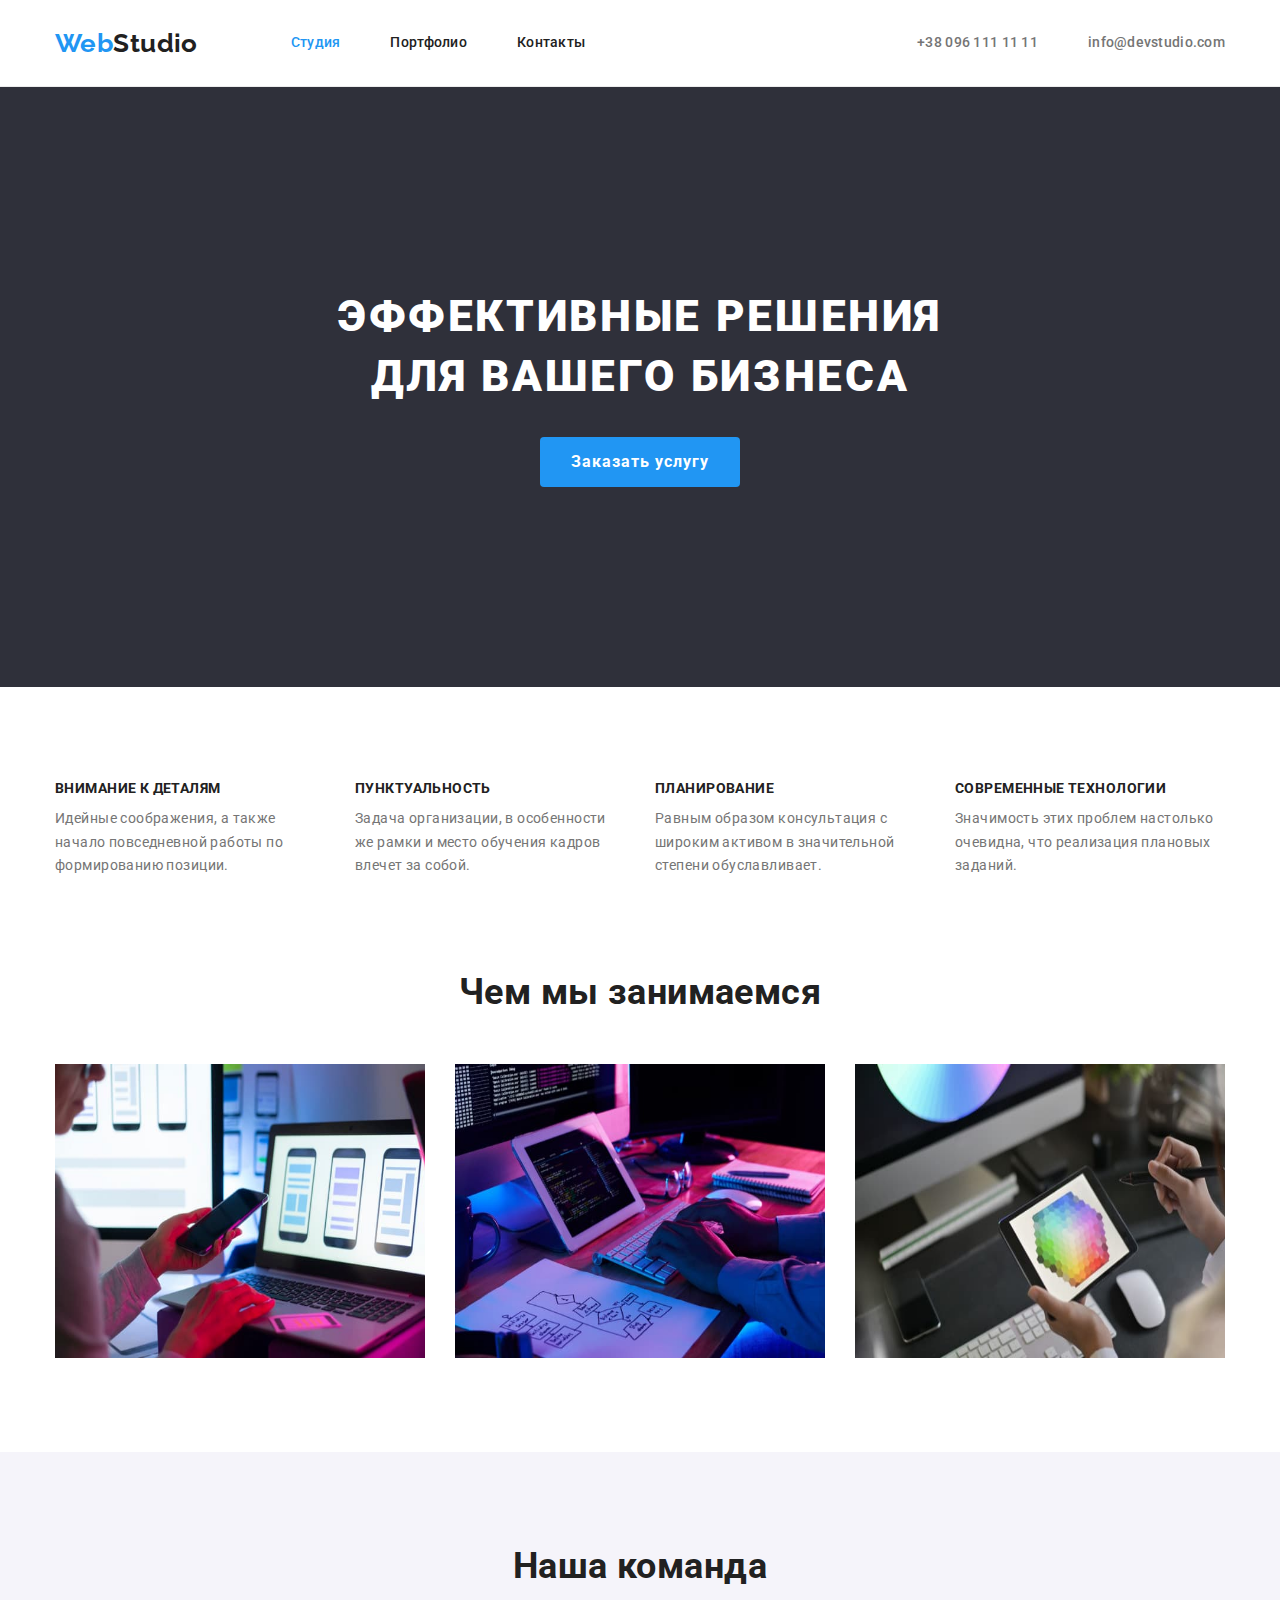
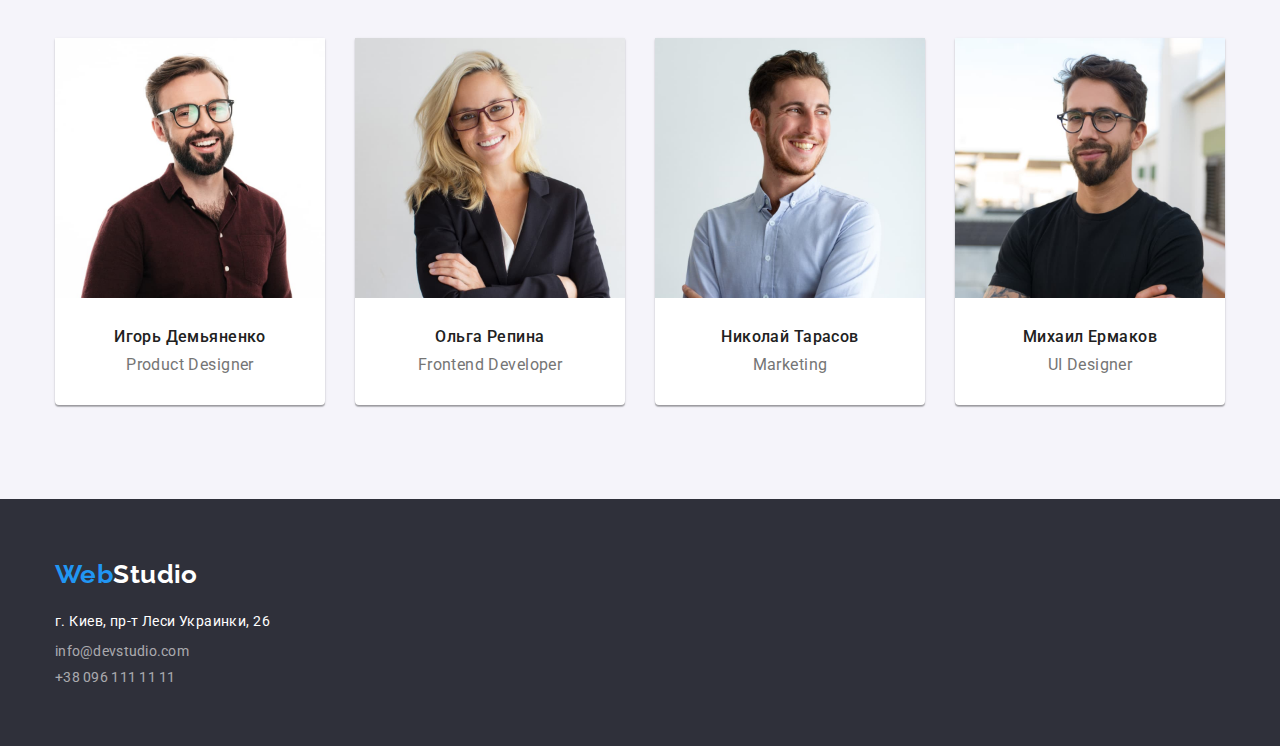
<file: index.html>
<!DOCTYPE html>
<html lang="ru">
  <head>
    <meta charset="UTF-8" />
    <meta http-equiv="X-UA-Compatible" content="IE=edge" />
    <meta name="viewport" content="width=device-width, initial-scale=1.0" />
    <title>goit-markup-hw-03</title>

    <link rel="preconnect" href="https://fonts.googleapis.com" />
    <link rel="preconnect" href="https://fonts.gstatic.com" crossorigin />
    <link
      href="https://fonts.googleapis.com/css2?family=Raleway:wght@700&family=Roboto:wght@400;500;700;900&display=swap"
      rel="stylesheet"
    />
    <link
      rel="stylesheet"
      href="https://cdnjs.cloudflare.com/ajax/libs/modern-normalize/1.1.0/modern-normalize.min.css"
    />
    <link rel="stylesheet" href="css/style.css" />
  </head>
  <body>
    <header class="header">
      <div class="container header-container">
        <a class="logo" href="./index.html"><span class="web">Web</span>Studio</a>
        <nav class="header-nav">
          <ul class="header-list">
            <li class="nav-item">
              <a class="nav-link current" href="./index.html">Студия</a>
            </li>
            <li class="nav-item">
              <a class="nav-link" href="./portfolio.html">Портфолио</a>
            </li>
            <li class="nav-item"><a class="nav-link" href="#">Контакты</a></li>
          </ul>
        </nav>
        <ul class="header-contact">
          <li><a class="contact-link" href="tel:+380961111111">+38 096 111 11 11</a></li>
          <li>
            <a class="contact-link" href="mailto:info@devstudio.com">info@devstudio.com</a>
          </li>
        </ul>
      </div>
    </header>
    <main>
      <section class="hero-section section">
        <div class="container">
          <h1 class="hero-title">Эффективные решения для вашего бизнеса</h1>
          <button class="hero-button" type="button">Заказать услугу</button>
        </div>
      </section>
      <section class="benefits-section">
        <div class="container benefits-container">
          <h2 class="hiden">Преимущества</h2>
          <ul class="benefits-list grid">
            <li class="grid-item">
              <h3 class="Benefits-title">Внимание к деталям</h3>
              <p class="Benefits-description">
                Идейные соображения, а также начало повседневной работы по формированию позиции.
              </p>
            </li>
            <li class="grid-item">
              <h3 class="Benefits-title">Пунктуальность</h3>
              <p class="Benefits-description">
                Задача организации, в особенности же рамки и место обучения кадров влечет за собой.
              </p>
            </li>
            <li class="grid-item">
              <h3 class="Benefits-title">Планирование</h3>
              <p class="Benefits-description">
                Равным образом консультация с широким активом в значительной степени обуславливает.
              </p>
            </li>
            <li class="grid-item">
              <h3 class="Benefits-title">Современные технологии</h3>
              <p class="Benefits-description">
                Значимость этих проблем настолько очевидна, что реализация плановых заданий.
              </p>
            </li>
          </ul>
        </div>
      </section>
      <section class="section">
        <div class="container">
          <h2 class="section-title">Чем мы занимаемся</h2>
          <ul class="section-list">
            <li class="section-list-item">
              <img class="img" src="./images/1.jpg" alt="Первое" width="370" height="294" />
            </li>
            <li class="section-list-item">
              <img class="img" src="./images/2.jpg" alt="Второе" width="370" height="294" />
            </li>
            <li class="section-list-item">
              <img class="img" src="./images/3.jpg" alt="Третье" width="370" height="294" />
            </li>
          </ul>
        </div>
      </section>
      <section class="team section">
        <div class="container">
          <h2 class="section-title">Наша команда</h2>
          <ul class="team-list">
            <li class="team-item">
              <img
                class="team-item-picture"
                src="./images/Ihor.jpg"
                alt="Игорь Демьяненко"
                width="270"
              />
              <div class="team-bottom-container">
                <h3 class="team-name">Игорь Демьяненко</h3>
                <p class="team-position">Product Designer</p>
              </div>
            </li>
            <li class="team-item">
              <img
                class="team-item-picture"
                src="./images/olga.jpg"
                alt="Ольга Репина"
                width="270"
              />
              <div class="team-bottom-container">
                <h3 class="team-name">Ольга Репина</h3>
                <p class="team-position">Frontend Developer</p>
              </div>
            </li>

            <li class="team-item">
              <img
                class="team-item-picture"
                src="./images/nikolay.jpg"
                alt="Николай Тарасов"
                width="270"
              />
              <div class="team-bottom-container">
                <h3 class="team-name">Николай Тарасов</h3>
                <p class="team-position">Marketing</p>
              </div>
            </li>
            <li class="team-item">
              <img
                class="team-item-picture"
                src="./images/Mihail.jpg"
                alt="Михаил Ермаков"
                width="270"
              />
              <div class="team-bottom-container">
                <h3 class="team-name">Михаил Ермаков</h3>
                <p class="team-position">UI Designer</p>
              </div>
            </li>
          </ul>
        </div>
      </section>
    </main>
    <footer class="footer">
      <div class="footer-container container">
        <a class="logo footer-logo" href="./index.html"><span class="web">Web</span>Studio</a>
        <address class="adress">
          <ul>
            <li class="footer-list-item">
              <a
                class="address-link"
                href="https://goo.gl/maps/z2ZEgG6TqX1STKma6"
                target="_blank"
                rel="noopener
            noreferrer"
              >
                г. Киев, пр-т Леси Украинки, 26
              </a>
            </li>
            <li class="footer-list-item">
              <a class="contact-link footer-contact-link" href="mailto:info@devstudio.com"
                >info@devstudio.com</a
              >
            </li>
            <li class="footer-list-item">
              <a class="contact-link" href="tel:+380961111111">+38 096 111 11 11</a>
            </li>
          </ul>
        </address>
      </div>
    </footer>
  </body>
</html>
</file>
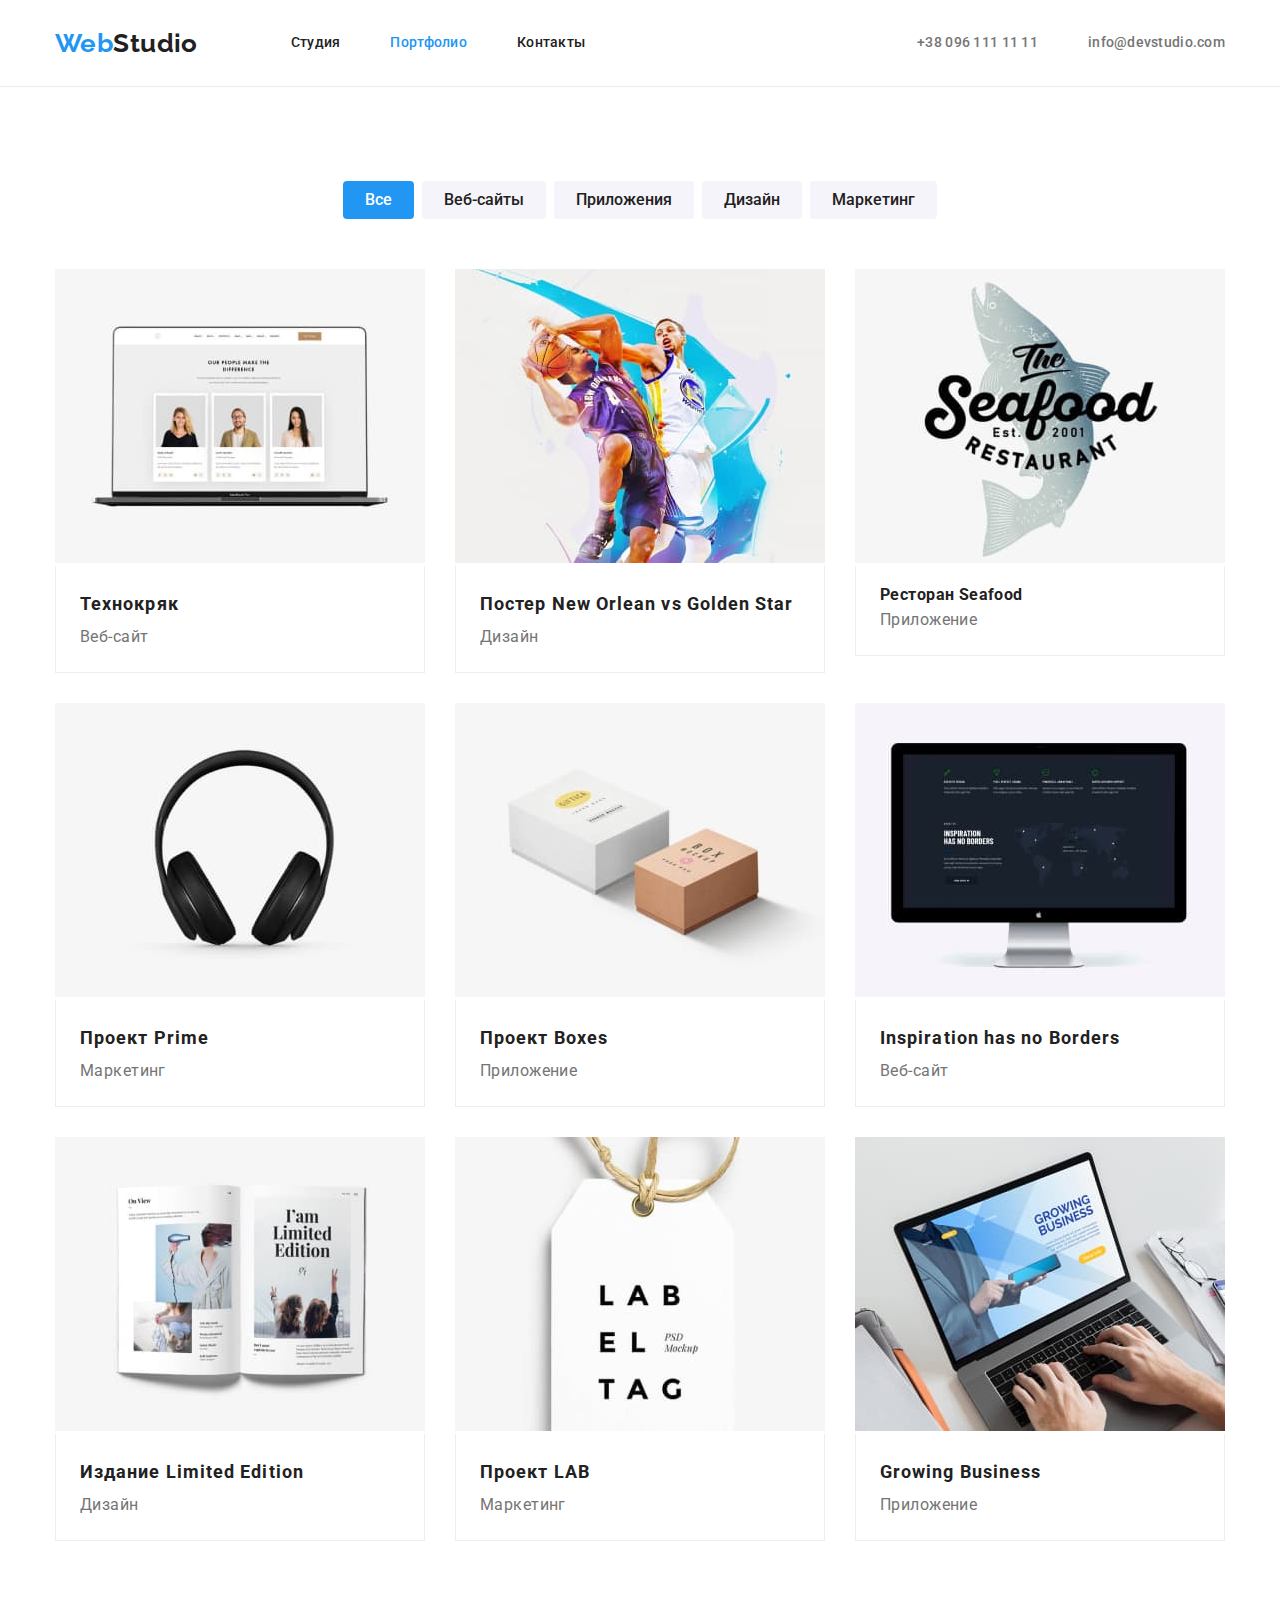
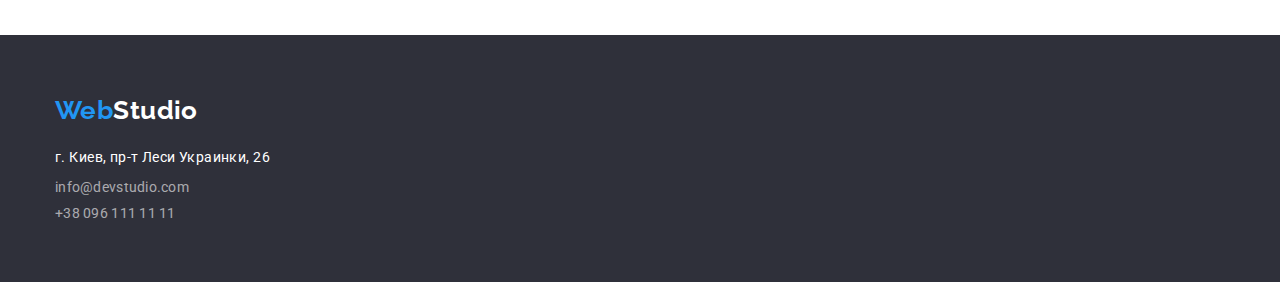
<file: portfolio.html>
<!DOCTYPE html>
<html lang="ru">
  <head>
    <meta charset="UTF-8" />
    <meta http-equiv="X-UA-Compatible" content="IE=edge" />
    <meta name="viewport" content="width=device-width, initial-scale=1.0" />
    <title>goit-markup-hw-03</title>

    <link rel="preconnect" href="https://fonts.googleapis.com" />
    <link rel="preconnect" href="https://fonts.gstatic.com" crossorigin />
    <link
      href="https://fonts.googleapis.com/css2?family=Raleway:wght@700&family=Roboto:wght@400;500;700;900&display=swap"
      rel="stylesheet"
    />
    <link
      rel="stylesheet"
      href="https://cdnjs.cloudflare.com/ajax/libs/modern-normalize/1.1.0/modern-normalize.min.css"
    />
    <link rel="stylesheet" href="css/style.css" />
  </head>
  <body>
    <header class="header">
      <div class="container header-container">
        <a class="logo" href="./index.html"><span class="web">Web</span>Studio</a>
        <nav class="header-nav">
          <ul class="header-list">
            <li class="nav-item">
              <a class="nav-link" href="./index.html">Студия</a>
            </li>
            <li class="nav-item">
              <a class="nav-link current" href="./portfolio.html">Портфолио</a>
            </li>
            <li class="nav-item"><a class="nav-link" href="#">Контакты</a></li>
          </ul>
        </nav>
        <ul class="header-contact">
          <li><a class="contact-link" href="tel:+380961111111">+38 096 111 11 11</a></li>
          <li>
            <a class="contact-link" href="mailto:info@devstudio.com">info@devstudio.com</a>
          </li>
        </ul>
      </div>
    </header>

    <main>
      <section class="section">
        <div class="container">
          <h1 class="hiden">Примеры работ</h1>
          <ul class="filter-button-list">
            <li class="filter-button-item">
              <button class="filter active" type="button">Все</button>
            </li>
            <li class="filter-button-item">
              <button class="filter" type="button">Веб-сайты</button>
            </li>
            <li class="filter-button-item">
              <button class="filter" type="button">Приложения</button>
            </li>
            <li class="filter-button-item"><button class="filter" type="button">Дизайн</button></li>
            <li class="filter-button-item">
              <button class="filter" type="button">Маркетинг</button>
            </li>
          </ul>
          <ul class="filter-list grid">
            <li class="grid-item filter-list-item">
              <img src="./images/Techno.jpg" alt="Технокряк" width="370"/>
              <div class="filter-item-text">
              <h3 class="filter-title">Технокряк</h3>
              <p class="filter-description">Веб-сайт</p>
              </div>
            </li>
            <li class="grid-item">
              <img src="./images/New-Orlean.jpg" alt="Постер New Orlean" width="370"/>
              <div class="filter-item-text">
              <h3 class="filter-title">Постер New Orlean vs Golden Star</h3>
              <p class="filter-description">Дизайн</p>
              </div>
            </li>
            <li class="grid-item">
              <img src="./images/Seafood.jpg" alt="Ресторан Seafood" width="370"/>
              <div class="filter-item-text">
              <h3 class="filter-head">Ресторан Seafood</h3>
              <p class="filter-description">Приложение</p>
              </div>
            </li>
            <li class="grid-item">
              <img src="./images/Prime.jpg" alt="Наушники Prime" width="370"/>
              <div class="filter-item-text">
              <h3 class="filter-title">Проект Prime</h3>
              <p class="filter-description">Маркетинг</p>
              </div>
            </li>
            <li class="grid-item">
              <img src="./images/Boxes.jpg" alt="Проект Boxes" width="370"/>
              <div class="filter-item-text">
              <h3 class="filter-title">Проект Boxes</h3>
              <p class="filter-description">Приложение</p>
              </div>
            </li>
            <li class="grid-item">
              <img src="./images/Inspiration.jpg" alt="Inspiration" width="370"/>
              <div class="filter-item-text">
              <h3 class="filter-title">Inspiration has no Borders</h3>
              <p class="filter-description">Веб-сайт</p>
              </div>
            </li>
            <li class="grid-item">
              <img src="./images/Limited.jpg" alt="Издание Limited" width="370"/>
                <div class="filter-item-text">
              <h3 class="filter-title">Издание Limited Edition</h3>
              <p class="filter-description">Дизайн</p>
              </div>
            </li>
            <li class="grid-item">
              <img src="./images/Lab.jpg" alt="Lab" width="370"/>
              <div class="filter-item-text">
              <h3 class="filter-title">Проект LAB</h3>
              <p class="filter-description">Маркетинг</p>
              </div>
            </li>
            <li class="grid-item">
              <img src="./images/Growing.jpg" alt="Growing" width="370"/>
              <div class="filter-item-text">
              <h3 class="filter-title">Growing Business</h3>
              <p class="filter-description">Приложение</p>
              </div>
            </li>
          </ul>
        </div>
      </section>
    </main>
    <footer class="footer">
      <div class="footer-container container">
        <a class="logo footer-logo" href="./index.html"><span class="web">Web</span>Studio</a>
        <address class="adress">
          <ul>
            <li class="footer-list-item">
              <a
                class="address-link"
                href="https://goo.gl/maps/z2ZEgG6TqX1STKma6"
                target="_blank"
                rel="noopener
            noreferrer"
              >
                г. Киев, пр-т Леси Украинки, 26
              </a>
            </li>
            <li class="footer-list-item">
              <a class="contact-link footer-contact-link" href="mailto:info@devstudio.com"
                >info@devstudio.com</a
              >
            </li>
            <li class="footer-list-item">
              <a class="contact-link" href="tel:+380961111111">+38 096 111 11 11</a>
            </li>
          </ul>
        </address>
      </div
  </body>
</html>
</file>
<file: css/style.css>
:root {
  --brandblue: #2196f3;
  --brandgrey: #757575;
  --brandblack: #212121;
  --brandbackground: #2f303a;
  --footergrey: rgba(255, 255, 255, 0.6);
  /* Grid */
  --items: 1;
  --indent: 30px;
}

body {
  font-family: 'Roboto', sans-serif, Raleway;
  font-size: 14px;
  color: var(--brandblack);
  background-color: #ffffff;
  letter-spacing: 0.03em;
}
/* Обищй контейнер */
.container {
  width: 1200px;
  padding-left: 15px;
  padding-right: 15px;
  margin: 0 auto;
}

h1,
h2,
h3,
h4,
h5,
h6,
p {
  margin: 0;
}
a {
  text-decoration: none;
}
ul {
  list-style-type: none;
  margin: 0;
  padding: 0;
}

/**
|============================
| Сітка на flex-box
|============================
*/
.grid {
  display: flex;
  flex-wrap: wrap;

  /* Вирішує проблему випадіння маржинів за межі контейнеру */
  margin: calc(-1 * var(--indent) / 2);

  /* Є проблема випадіння маржинів за межі контейнеру */
  /* margin-right: -30px;
  margin-top: -30px; */
}
.grid-item {
  flex-basis: calc((100% - var(--indent) * var(--items)) / var(--items));

  /* Вирішує проблему випадіння маржинів за межі контейнеру */
  margin: calc(var(--indent) / 2);

  /* Є проблема випадіння маржинів за межі контейнеру */
  /* margin-right: 30px;
  margin-top: 30px; */
}
.section {
  padding: 94px 0;
}
.header {
  border-bottom: 1px solid #ececec;
}

/* Дополнительный контейнер для хедера */
.header-container {
  display: flex;
  align-items: center;
}
.logo {
  display: flex;
  margin-right: 93px;
  align-items: center;
  color: var(--brandblack);
  font-weight: 700;
  font-size: 26px;
  font-family: raleway;
  line-height: 1.19;
}
/* Класс слова WEB в логотипах */
.web {
  color: var(--brandblue);
}
/* Класс  хэдера навигации */
.nav-link,
.contact-link {
  color: var(--brandblack);
  display: block;
  font-weight: 500;
  letter-spacing: 0.02em;
  line-height: 1.14;
}

.header-list {
  display: flex;
}
/* Отступ в контактах */
.header-list :not(:last-child) {
  margin-right: 50px;
}
/* Телефон и имейл в хереде */
.header-contact {
  display: flex;
  justify-content: space-between;
  margin-left: auto;
}
.header-contact :not(:last-child) {
  margin-right: 50px;
}
.nav-link {
  padding-top: 35px;
  padding-bottom: 35px;
}
.nav-link.current {
  color: var(--brandblue);
}

.nav-link:hover,
.nav-link:focus {
  color: var(--brandblue);
}

.hero-section {
  background-color: var(--brandbackground);
  padding: 200px 0;
  text-align: center;
}
/* Эффективные решения для вашего бизнеса */
.hero-title {
  color: #ffffff;
  font-size: 44px;
  font-weight: 900;
  text-transform: uppercase;
  line-height: 1.36;
  text-align: center;
  letter-spacing: 0.06em;
  margin-left: auto;
  margin-right: auto;
  margin-bottom: 30px;
  width: 696px;
}
/* Кнопка заказать услугу */
.hero-button {
  background-color: var(--brandblue);
  width: 200px;
  height: 50px;
  color: white;
  font-size: 16px;
  font-weight: 700;
  border-radius: 4px;
  cursor: pointer;
  line-height: 1.87;
  letter-spacing: 0.06em;
  border: none;
}
.hero-button:hover,
.hero-button:focus {
  background-color: #188ce8;
}
.hero-button-container {
  display: flex;
  align-items: center;
}
.hero-button-container {
  width: 1170px;
  display: flex;
}

/* Скрыть h2 заголовок */
.hiden {
  position: absolute;
  white-space: nowrap;
  width: 1px;
  height: 1px;
  overflow: hidden;
  border: 0;
  padding: 0;
  clip: rect(0 0 0 0);
  clip-path: inset(50%);
  margin: -1px;
}
.benefits-section {
  text-align: center;
  padding-top: 94px;
}
.benefits-list {
  --indent: 30px;
  --items: 4;
}
/* Преимущества заголовки */
.Benefits-title {
  font-size: 14px;
  text-transform: uppercase;
  line-height: 1.14;
  text-align: left;
  margin-bottom: 10px;
}
/* Преимущества параграфы */
.Benefits-description {
  color: var(--brandgrey);
  line-height: 1.71;
  text-align: left;
}
/* Чем мы занимаемся заголовок */
.section-title {
  font-size: 36px;
  text-align: center;
  line-height: 1.16;
  margin-bottom: 50px;
}
.section-list {
  display: flex;
}
.section-list-item:not(:last-child) {
  margin-right: 30px;
}

/* .section-list-item :not(:last-child){
    margin-right:30px;
} */

/* Картинки в секции чем мы занимаемся */
.img {
  display: block;
}
.team {
  background-color: #f5f4fa;
  padding-top: 94px;
  padding-bottom: 94px;
}
.team-list {
  display: flex;
}

/* Тени и боксы команды */
.team-item {
  border-bottom-left-radius: 4px;
  border-bottom-right-radius: 4px;
  background-color: #ffffff;
  box-shadow: 0px 1px 3px rgba(0, 0, 0, 0.12), 0px 1px 1px rgba(0, 0, 0, 0.14),
    0px 2px 1px rgba(0, 0, 0, 0.2);
}
.team-item:not(:last-child) {
  margin-right: 30px;
}
.team-item-picture {
  display: block;
}
/* Контейнер для текста команды */
.team-bottom-container {
  padding: 30px;
}
/* Имена команды */
.team-name {
  color: var(--brandblack);
  font-size: 16px;
  text-align: center;
  font-weight: 500;
  line-height: 1.16;
  margin-bottom: 10px;
}
/* Должности */
.team-position {
  color: var(--brandgrey);
  font-size: 16px;
  font-weight: 400;
  text-align: center;
  line-height: 1.18;
}

/* Адрес в Киеве */
.address-link {
  display: block;
  color: #ffffff;
  font-size: 14px;
  font-weight: 400;
  line-height: 1.71;
  font-style: normal;
}
/* Слово студия в футере */
.studiofooter {
  color: #ffffff;
  font-weight: 700;
  font-size: 26px;
  font-family: raleway;
  line-height: 1.19;
}
/* Футер */
.footer {
  background-color: var(--brandbackground);
  padding: 60px 0;
}
.footer .logo {
  color: #ffffff;
}
.footer-list-item:not(:last-child) {
  margin-bottom: 10px;
}

/* Кнопки фильтра */
.filter {
  font-family: inherit;
  color: var(--brandblack);
  background-color: #f5f4fa;
  border-radius: 4px;
  font-size: 16px;
  font-weight: 500;
  line-height: 1.62;
  padding: 6px 22px;
  border: none;
}
.filter.active {
  color: white;
  background-color: var(--brandblue);
}
.filter:hover,
.filter:focus {
  color: white;
  background-color: var(--brandblue);
}
/* Заголовки к картинкам фильтра */
.filter-title {
  font-size: 18px;
  line-height: 2;
  letter-spacing: 0.06em;
}
/* Параграфы описания фильтра */
.filter-description {
  color: var(--brandgrey);
  font-size: 16px;
  line-height: 1.87;
}
.footer-logo {
  margin-bottom: 20px;
}
.footer .contact-link {
  color: var(--footergrey);
  font-style: normal;
  font-weight: 400;
}
/* Класс мыло+телефон */
.contact-link {
  color: var(--brandgrey);
}

.contact-link:hover,
.contact-link:focus {
  color: var(--brandblue);
}
/* Флекс стили для кнопок фильтра в портфолио */
.filter-button-list {
  display: flex;
  justify-content: center;
  margin-bottom: 50px;
}
/* Грид для списка фильтров */
.filter-list {
  display: flex;
  --items: 9;
  --indent: 30px;
  justify-content: space-between;
}
.filter-button-item:not(:last-child) {
  margin-right: 8px;
}
.filter-item-text {
  padding: 20px 24px;
  border-bottom: 1px solid #eee;
  border-left: 1px solid #eee;
  border-right: 1px solid #eee;
}
</file>
